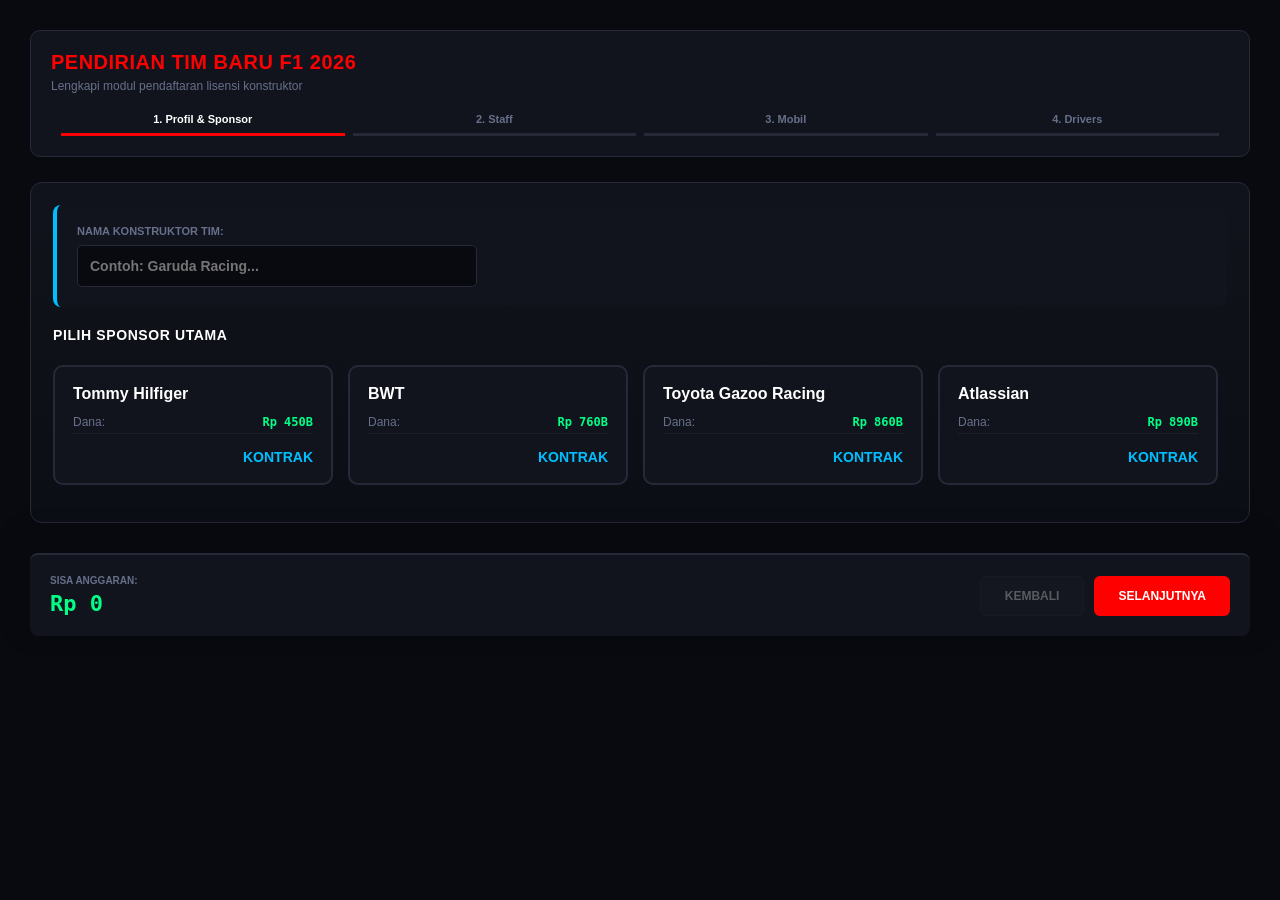
<file: index.html>
<!DOCTYPE html>
<html lang="id">
  <head>
    <meta charset="UTF-8" />
    <meta name="viewport" content="width=device-width, initial-scale=1.0" />
    <title>F1 Manager 2026 - Premium Edition</title>
    <meta name="description" content="F1 Manager 2026 - Build your team, manage strategy, and dominate the championship." />
    <link rel="stylesheet" href="css/style.css" />
    <link href="https://fonts.googleapis.com/css2?family=Inter:wght@300;400;500;600;700;800;900&display=swap" rel="stylesheet" />
  </head>
  <body>
    <!-- Top HUD Bar -->
    <header id="main-header" class="hidden">
      <div class="header-brand">
        <span class="f1-logo">F1</span>
        <h1>MANAGER 2026</h1>
      </div>
      <div id="top-bar">
        <div class="hud-item">
          <span class="hud-label">TIM</span>
          <span id="top-team-name" class="hud-value">-</span>
        </div>
        <div class="hud-item">
          <span class="hud-label">ANGGARAN</span>
          <span class="hud-value neon-blue">Rp <span id="top-budget">0</span></span>
        </div>
        <button class="btn-reset-save" onclick="Main.deleteSaveState()">🗑️ Reset</button>
      </div>
    </header>

    <!-- Sidebar Navigation -->
    <div class="app-layout">
      <nav id="main-nav" class="hidden">
        <button id="btn-nav-toggle" class="nav-toggle" onclick="UI.toggleSidebar()">☰</button>
        <button onclick="UI.showScreen('hq')" class="nav-item active" id="nav-hq">
          <span class="nav-icon">🏢</span><span class="nav-label">HQ</span>
        </button>
        <button onclick="UI.showScreen('calendar')" class="nav-item" id="nav-calendar">
          <span class="nav-icon">📅</span><span class="nav-label">CALENDAR</span>
        </button>
        <button onclick="UI.showScreen('standings')" class="nav-item" id="nav-standings">
          <span class="nav-icon">🏆</span><span class="nav-label">STANDINGS</span>
        </button>
        <button onclick="UI.showScreen('rnd')" class="nav-item" id="nav-rnd">
          <span class="nav-icon">🧪</span><span class="nav-label">R&D</span>
        </button>
        <button onclick="UI.showScreen('race-weekend')" class="nav-item special-race" id="nav-race">
          <span class="nav-icon">🏁</span><span class="nav-label">RACE</span>
        </button>
      </nav>

      <main id="game-container">
        <!-- Loading Screen -->
        <section id="screen-loading" class="screen">
          <div class="loader-box">
            <div class="f1-spin"></div>
            <h2>SYNCHRONIZING REGS 2026...</h2>
            <p>Memuat database regulasi mesin baru dan aerodinamika...</p>
          </div>
        </section>

        <!-- Create Team Wizard -->
        <section id="screen-new-career" class="screen hidden">
          <div class="wizard-header">
            <h2>PENDIRIAN TIM BARU F1 2026</h2>
            <p>Lengkapi modul pendaftaran lisensi konstruktor</p>
            <div class="wizard-progress-bar">
              <div class="wiz-dot active" data-step="1"><span>1. Profil & Sponsor</span></div>
              <div class="wiz-dot" data-step="2"><span>2. Staff</span></div>
              <div class="wiz-dot" data-step="3"><span>3. Mobil</span></div>
              <div class="wiz-dot" data-step="4"><span>4. Drivers</span></div>
            </div>
          </div>

          <div id="wizard-container">
            <div class="wizard-step" id="step-1">
              <div class="wizard-input-group">
                <label>NAMA KONSTRUKTOR TIM:</label>
                <input type="text" id="input-team-name" placeholder="Contoh: Garuda Racing..." autocomplete="off" />
              </div>
              <h3>PILIH SPONSOR UTAMA</h3>
              <div class="horizontal-scroll" id="container-sponsor"></div>
            </div>
            <div class="wizard-step hidden" id="step-2">
              <h3>REKRUT TEAM PRINCIPAL</h3>
              <div class="horizontal-scroll" id="container-team-chief"></div>
              <h3 style="margin-top:20px">REKRUT TECHNICAL DIRECTOR</h3>
              <div class="horizontal-scroll" id="container-tech-chief"></div>
            </div>
            <div class="wizard-step hidden" id="step-3">
              <h3>KONTRAK POWER UNIT (V6 Turbo 2026)</h3>
              <div class="horizontal-scroll" id="container-pu"></div>
              <h3 style="margin-top:20px">PILIH CHASSIS</h3>
              <div class="horizontal-scroll" id="container-chassis"></div>
            </div>
            <div class="wizard-step hidden" id="step-4">
              <h3>REKRUT DRIVER LINEUP (Pilih 2 Pembalap)</h3>
              <p style="color:var(--text-muted); font-size:12px; margin-bottom:15px">Klik untuk memilih Driver 1, klik lagi untuk Driver 2.</p>
              <div class="horizontal-scroll" id="container-drivers"></div>
            </div>
          </div>

          <div class="wizard-footer-panel">
            <div class="live-budget-hud">
              <span class="label">SISA ANGGARAN:</span>
              <span id="preview-budget-text" class="value text-neon-green">Rp 0</span>
            </div>
            <div class="wizard-nav-buttons">
              <button id="btn-wizard-prev" onclick="UI.moveWizard(-1)" disabled>KEMBALI</button>
              <button id="btn-wizard-next" onclick="UI.moveWizard(1)">SELANJUTNYA</button>
              <button id="btn-wizard-submit" onclick="Main.finalizeCareer(event)" class="btn-submit-gold hidden">🚀 LUNCURKAN TIM</button>
            </div>
          </div>
        </section>

        <!-- HQ Screen -->
        <section id="screen-hq" class="screen hidden">
          <div class="hq-banner">
            <h1>TEAM HEADQUARTERS</h1>
            <p>Kelola tim, staff, dan aset untuk mendominasi musim 2026!</p>
          </div>
          <div class="hq-content-grid">
            <div class="hq-section card">
              <div class="card-header-f1">INFORMASI TIM</div>
              <div class="hq-info-row"><span class="muted-label">Konstruktor:</span><strong id="hq-team" class="text-neon-blue"></strong></div>
              <div class="hq-info-row"><span class="muted-label">Sponsor:</span><span id="hq-sponsor"></span></div>
            </div>
            <div class="hq-section card">
              <div class="card-header-f1">MANAGEMENT</div>
              <div class="hq-info-row"><span class="muted-label">Team Principal:</span><span id="hq-tchief"></span></div>
              <div class="hq-info-row"><span class="muted-label">Tech Director:</span><span id="hq-tech"></span></div>
            </div>
            <div class="hq-section card">
              <div class="card-header-f1">ASET</div>
              <div class="hq-info-row"><span class="muted-label">Power Unit:</span><span id="hq-pu"></span></div>
              <div class="hq-info-row"><span class="muted-label">Chassis:</span><span id="hq-chassis"></span></div>
            </div>
            <div class="hq-section card">
              <div class="card-header-f1">DRIVER LINEUP</div>
              <div class="hq-info-row"><span class="muted-label">Driver 1:</span><strong id="hq-drv1" style="color:var(--f1-neon)"></strong></div>
              <div class="hq-info-row"><span class="muted-label">Driver 2:</span><strong id="hq-drv2" style="color:var(--f1-neon)"></strong></div>
            </div>
            <div class="hq-section card">
              <div class="card-header-f1">SEASON PROGRESS</div>
              <div class="hq-info-row"><span class="muted-label">Next Round:</span><strong id="hq-next-round" style="color:var(--f1-neon)"></strong></div>
              <div class="hq-info-row"><span class="muted-label">Completed:</span><span id="hq-completed-rounds"></span></div>
              <div class="hq-info-row"><span class="muted-label">Points:</span><span id="hq-driver-points"></span></div>
            </div>
          </div>
        </section>

        <!-- Calendar Screen -->
        <section id="screen-calendar" class="screen hidden">
          <h2>📅 KALENDER BALAPAN 2026</h2>
          <div id="calendar-list"></div>
        </section>

        <!-- Standings Screen -->
        <section id="screen-standings" class="screen hidden">
          <h2>🏆 CHAMPIONSHIP STANDINGS</h2>
          <div id="standings-content"></div>
        </section>

        <!-- R&D Screen -->
        <section id="screen-rnd" class="screen hidden">
          <h2>🧪 RESEARCH & DEVELOPMENT</h2>
          <div id="rnd-content"></div>
        </section>

        <!-- Race Weekend Screen -->
        <section id="screen-race-weekend" class="screen hidden">
          <div class="race-weekend-hero">
            <div>
              <span class="race-kicker">F1 2026 RACE CONTROL</span>
              <h2 id="race-title">RACE TITLE</h2>
            </div>
          </div>

          <div id="sim-area" class="race-sim-layout hidden">
            <div id="live-standings" class="panel"></div>
            <div class="canvas-telemetry-container">
              <div id="live-race-hud" class="hidden">
                <span id="hud-session-mode">SESSION</span> | LAP
                <span id="hud-lap">1</span> / <span id="hud-total-laps">50</span> |
                <span id="hud-weather">Cerah</span>
              </div>
              <canvas id="race-canvas" width="900" height="550"></canvas>
              <div id="race-commentary" class="race-commentary">Race Control: menunggu sesi dimulai...</div>
              <div class="telemetry-dashboard">
                <div class="telemetry-item"><span class="telemetry-label">Lap</span><strong id="telemetry-lap">1 / 50</strong></div>
                <div class="telemetry-item"><span class="telemetry-label">Sector</span><strong id="telemetry-sector">S1</strong></div>
                <div class="telemetry-item"><span class="telemetry-label">Zone</span><strong id="telemetry-zone">Main Straight</strong></div>
                <div class="telemetry-item"><span class="telemetry-label">ERS</span><strong id="telemetry-ers">100%</strong></div>
                <div class="telemetry-item"><span class="telemetry-label">Speed</span><strong id="telemetry-speed">0 km/h</strong></div>
              </div>
              <div id="strategy-under-track" class="strategy-under-track"></div>
            </div>
            <div class="controls-column" style="display:flex; flex-direction:column; gap:15px">
              <div class="player-controls panel compact-controls">
                <div class="control-group">
                  <label>SIM SPEED</label>
                  <div class="speed-options">
                    <button class="btn-speed btn-active" onclick="Engine.setSimSpeed(1, this)">1x</button>
                    <button class="btn-speed" onclick="Engine.setSimSpeed(2, this)">2x</button>
                    <button class="btn-speed" onclick="Engine.setSimSpeed(4, this)">4x</button>
                    <button class="btn-speed" onclick="Engine.setSimSpeed(8, this)">8x</button>
                    <button class="btn-speed" onclick="Engine.setSimSpeed(16, this)">16x</button>
                  </div>
                </div>
                <button id="btn-play" onclick="Engine.toggleSim()" class="btn-active">PAUSE</button>
              </div>
              <div id="session-next-action-container"></div>
            </div>
          </div>

          <div id="session-results" class="hidden">
            <h3 id="result-title">Session Results</h3>
            <div id="result-table"></div>
          </div>
        </section>
      </main>
    </div>

    <!-- Scripts -->
    <script src="js/data.js"></script>
    <script src="js/utils.js"></script>
    <script src="js/track_layouts.js"></script>
    <script src="js/weather.js"></script>
    <script src="js/finance.js"></script>
    <script src="js/engine.js"></script>
    <script src="js/ui.js"></script>
    <script src="js/main.js"></script>

    <!-- Race Detail Modal -->
    <div id="race-detail-modal" class="modal hidden">
      <div class="modal-content">
        <button class="close-button" onclick="UI.hideRaceDetailsModal()">✕</button>
        <h3 id="modal-grand-prix-name"></h3>
        <p id="modal-circuit-name"></p>
        <p id="modal-date-range"></p>
        <div class="modal-body-split">
          <div id="modal-sessions-list"></div>
          <div id="modal-history-list"></div>
        </div>
      </div>
    </div>
  </body>
</html>
</file>
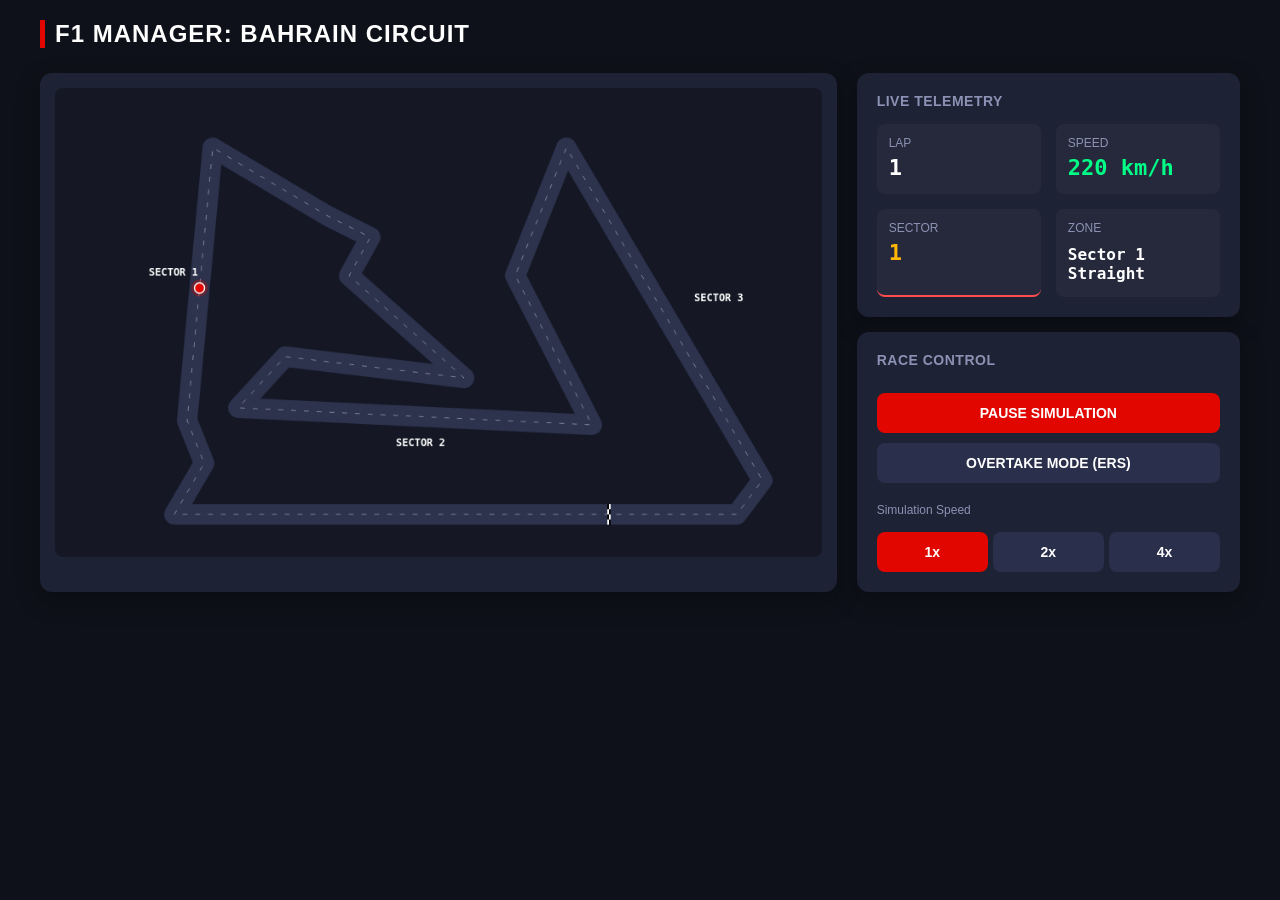
<file: tracks/bahrain/index.html>
<!DOCTYPE html>
<html lang="id">
<head>
    <meta charset="UTF-8">
    <meta name="viewport" content="width=device-width, initial-scale=1.0">
    <title>F1 Manager - Bahrain Circuit Simulation</title>
    <style>
        :root {
            --bg-color: #0f111a;
            --panel-bg: #1e2235;
            --f1-red: #e10600;
            --f1-neon: #00ff87;
            --text-color: #ffffff;
            --text-muted: #8b92b3;
        }

        body {
            margin: 0;
            padding: 20px;
            background-color: var(--bg-color);
            font-family: 'Segoe UI', Tahoma, Geneva, Verdana, sans-serif;
            color: var(--text-color);
            display: flex;
            flex-direction: column;
            align-items: center;
        }

        h1 {
            margin: 0 0 10px 0;
            font-size: 24px;
            letter-spacing: 1px;
            color: var(--text-color);
            border-left: 5px solid var(--f1-red);
            padding-left: 10px;
        }

        .container {
            display: flex;
            gap: 20px;
            max-width: 1200px;
            width: 100%;
        }

        .canvas-container {
            position: relative;
            background-color: var(--panel-bg);
            border-radius: 12px;
            padding: 15px;
            box-shadow: 0 8px 24px rgba(0,0,0,0.3);
            flex: 2;
        }

        canvas {
            display: block;
            background-color: #151824;
            border-radius: 8px;
            width: 100%;
            height: auto;
        }

        .dashboard {
            flex: 1;
            display: flex;
            flex-direction: column;
            gap: 15px;
        }

        .panel {
            background-color: var(--panel-bg);
            border-radius: 12px;
            padding: 20px;
            box-shadow: 0 8px 24px rgba(0,0,0,0.3);
        }

        .panel-title {
            font-size: 14px;
            text-transform: uppercase;
            color: var(--text-muted);
            margin-bottom: 15px;
            font-weight: bold;
            letter-spacing: 0.5px;
        }

        .telemetry-grid {
            display: grid;
            grid-template-columns: repeat(2, 1fr);
            gap: 15px;
        }

        .telemetry-item {
            background: rgba(255,255,255,0.03);
            padding: 12px;
            border-radius: 8px;
            border-bottom: 2px solid transparent;
        }

        .telemetry-item.active-sector {
            border-bottom-color: var(--f1-neon);
        }

        .label {
            font-size: 12px;
            color: var(--text-muted);
            margin-bottom: 5px;
        }

        .value {
            font-size: 22px;
            font-weight: bold;
            font-family: monospace;
        }

        .value.speed { color: var(--f1-neon); }
        .value.lap { color: var(--text-color); }

        .controls {
            display: flex;
            flex-direction: column;
            gap: 10px;
        }

        button {
            background-color: #2a2f4c;
            color: white;
            border: none;
            padding: 12px 20px;
            border-radius: 8px;
            font-size: 14px;
            font-weight: bold;
            cursor: pointer;
            transition: all 0.2s ease;
        }

        button:hover {
            background-color: #373e65;
        }

        button.btn-active {
            background-color: var(--f1-red);
        }

        button#btn-ers.active {
            background-color: #00ff87;
            color: #000;
            box-shadow: 0 0 12px rgba(0, 255, 135, 0.4);
        }

        .speed-options {
            display: grid;
            grid-template-columns: repeat(3, 1fr);
            gap: 5px;
        }
    </style>
</head>
<body>

    <div style="width: 100%; max-width: 1200px; margin-bottom: 15px;">
        <h1>F1 MANAGER: BAHRAIN CIRCUIT</h1>
    </div>

    <div class="container">
        <div class="canvas-container">
            <canvas id="trackCanvas" width="900" height="550"></canvas>
        </div>

        <div class="dashboard">
            <div class="panel">
                <div class="panel-title">Live Telemetry</div>
                <div class="telemetry-grid">
                    <div class="telemetry-item">
                        <div class="label">LAP</div>
                        <div id="telemetry-lap" class="value lap">1</div>
                    </div>
                    <div class="telemetry-item">
                        <div class="label">SPEED</div>
                        <div id="telemetry-speed" class="value speed">0 km/h</div>
                    </div>
                    <div class="telemetry-item" id="sector-panel">
                        <div class="label">SECTOR</div>
                        <div id="telemetry-sector" class="value" style="color: #ffb703;">1</div>
                    </div>
                    <div class="telemetry-item">
                        <div class="label">ZONE</div>
                        <div id="telemetry-zone" class="value" style="font-size: 16px; padding-top: 5px;">Main Straight</div>
                    </div>
                </div>
            </div>

            <div class="panel controls">
                <div class="panel-title">Race Control</div>
                <button id="btn-play" class="btn-active">PAUSE SIMULATION</button>
                <button id="btn-ers">OVERTAKE MODE (ERS)</button>
                
                <div class="label" style="margin-top: 10px;">Simulation Speed</div>
                <div class="speed-options">
                    <button class="btn-speed btn-active" data-speed="1">1x</button>
                    <button class="btn-speed" data-speed="2">2x</button>
                    <button class="btn-speed" data-speed="4">4x</button>
                </div>
            </div>
        </div>
    </div>

    <script>
        const canvas = document.getElementById('trackCanvas');
        const ctx = canvas.getContext('2d');

        // Status Aplikasi
        let isRunning = true;
        let simSpeed = 1;
        let ersActive = false;
        let currentLap = 1;
        let carProgress = 0; // Index posisi mobil pada lintasan array

        // Mendefinisikan Titik Kunci (Waypoints) Sirkuit Bahrain sesuai Gambar
        // Searah jarum jam dimulai dari garis Start/Finish di bagian bawah (menuju ke kiri)
        const keyPoints = [
            { x: 650, y: 500, type: 'straight', zone: 'Main Straight', sector: 3, targetSpeed: 310 }, // Start/Finish Line
            { x: 350, y: 500, type: 'straight', zone: 'Main Straight', sector: 3, targetSpeed: 330 },
            { x: 140, y: 500, type: 'corner', zone: 'Turn 1 (Hairpin)', sector: 1, targetSpeed: 85 },  // T1
            { x: 175, y: 440, type: 'corner', zone: 'Turn 2-3', sector: 1, targetSpeed: 140 },          // T2
            { x: 155, y: 390, type: 'straight', zone: 'Sector 1 Straight', sector: 1, targetSpeed: 290 },// T3 keluar
            { x: 185, y: 70,  type: 'corner', zone: 'Turn 4', sector: 1, targetSpeed: 110 },           // T4
            { x: 320, y: 150, type: 'corner', zone: 'Turn 5-6', sector: 2, targetSpeed: 180 },         // T5
            { x: 370, y: 175, type: 'corner', zone: 'Turn 7', sector: 2, targetSpeed: 160 },           // T6-7
            { x: 345, y: 220, type: 'straight', zone: 'Downhill Straight', sector: 2, targetSpeed: 240 },
            { x: 480, y: 340, type: 'corner', zone: 'Turn 8 (Hairpin)', sector: 2, targetSpeed: 90 },  // T8
            { x: 270, y: 315, type: 'corner', zone: 'Turn 9', sector: 2, targetSpeed: 130 },           // T9
            { x: 215, y: 375, type: 'straight', zone: 'Sector 2 Straight', sector: 2, targetSpeed: 290 },// T10
            { x: 630, y: 395, type: 'corner', zone: 'Turn 11', sector: 2, targetSpeed: 170 },          // T11
            { x: 540, y: 220, type: 'corner', zone: 'Turn 12', sector: 3, targetSpeed: 210 },          // T12
            { x: 600, y: 70,  type: 'corner', zone: 'Turn 13', sector: 3, targetSpeed: 140 },          // T13
            { x: 830, y: 460, type: 'corner', zone: 'Turn 14', sector: 3, targetSpeed: 120 },          // T14
            { x: 800, y: 500, type: 'straight', zone: 'Main Straight', sector: 3, targetSpeed: 260 }   // T15
        ];

        // Generate lintasan yang halus (Interpolasi antar titik kunci)
        let trackPoints = [];
        function generateSmoothTrack() {
            for (let i = 0; i < keyPoints.length; i++) {
                let p1 = keyPoints[i];
                let p2 = keyPoints[(i + 1) % keyPoints.length];
                
                // Berapa banyak sub-titik per segmen agar pergerakan halus
                let steps = p1.type === 'corner' ? 40 : 70; 
                
                for (let s = 0; s < steps; s++) {
                    let t = s / steps;
                    // Linear Interpolation untuk koordinat dan target kecepatan
                    let x = p1.x + (p2.x - p1.x) * t;
                    let y = p1.y + (p2.y - p1.y) * t;
                    let speed = p1.targetSpeed + (p2.targetSpeed - p1.targetSpeed) * t;
                    
                    trackPoints.push({
                        x: x,
                        y: y,
                        speed: speed,
                        zone: p1.zone,
                        sector: p1.sector
                    });
                }
            }
        }
        generateSmoothTrack();

        // Object Mobil F1
        const car = {
            x: trackPoints[0].x,
            y: trackPoints[0].y,
            currentSpeed: 0,
            color: varColor('--f1-red')
        };

        function varColor(varName) {
            return getComputedStyle(document.documentElement).getPropertyValue(varName).trim();
        }

        // Fungsi Menggambar Layout Sirkuit Utama
        function drawTrack() {
            // Gambar Aspal Utama (Abu-abu Gelap)
            ctx.beginPath();
            ctx.lineWidth = 24;
            ctx.strokeStyle = '#2d324d';
            ctx.lineCap = 'round';
            ctx.lineJoin = 'round';
            ctx.moveTo(keyPoints[0].x, keyPoints[0].y);
            for (let i = 1; i < keyPoints.length; i++) {
                ctx.lineTo(keyPoints[i].x, keyPoints[i].y);
            }
            ctx.closePath();
            ctx.stroke();

            // Gambar Garis Tengah Putih Lintasan
            ctx.beginPath();
            ctx.lineWidth = 1;
            ctx.strokeStyle = 'rgba(255,255,255,0.4)';
            ctx.setLineDash([5, 10]);
            ctx.moveTo(keyPoints[0].x, keyPoints[0].y);
            for (let i = 1; i < keyPoints.length; i++) {
                ctx.lineTo(keyPoints[i].x, keyPoints[i].y);
            }
            ctx.closePath();
            ctx.stroke();
            ctx.setLineDash([]); // Reset line dash

            // Gambar Garis Start / Finish (Kotak-Kotak Hitam Putih)
            ctx.save();
            ctx.translate(650, 500);
            ctx.fillStyle = '#fff';
            ctx.fillRect(-2, -12, 4, 24);
            ctx.fillStyle = '#000';
            ctx.fillRect(-2, -12, 2, 6);
            ctx.fillRect(0, -6, 2, 6);
            ctx.fillRect(-2, 0, 2, 6);
            ctx.fillRect(0, 6, 2, 6);
            ctx.restore();

            // Tanda Nomor Tikungan / Sektor secara Visual
            ctx.fillStyle = '#fff';
            ctx.font = 'bold 12px monospace';
            ctx.fillText("SECTOR 1", 110, 220);
            ctx.fillText("SECTOR 2", 400, 420);
            ctx.fillText("SECTOR 3", 750, 250);
        }

        // Fungsi Menggambar Mobil
        function drawCar(x, y, sector) {
            // Efek aura/glow mobil
            ctx.beginPath();
            ctx.arc(x, y, 10, 0, Math.PI * 2);
            ctx.fillStyle = ersActive ? 'rgba(0, 255, 135, 0.3)' : 'rgba(225, 6, 0, 0.3)';
            ctx.fill();

            // Inti Bodi Mobil
            ctx.beginPath();
            ctx.arc(x, y, 6, 0, Math.PI * 2);
            ctx.fillStyle = ersActive ? '#00ff87' : '#e10600';
            ctx.strokeStyle = '#ffffff';
            ctx.lineWidth = 1.5;
            ctx.fill();
            ctx.stroke();
        }

        // Loop Update Logic & Animasi
        function updateSimulation() {
            if (!isRunning) return;

            // Jalankan perulangan ekstra sesuai kelipatan kecepatan simulasi (1x, 2x, 4x)
            for (let step = 0; step < simSpeed; step++) {
                let currentPoint = trackPoints[carProgress];
                
                // Kalkulasi kecepatan sesaat berdasarkan karakteristik trek + ERS
                let baseSpeed = currentPoint.speed;
                if (ersActive && currentPoint.zone.includes("Straight")) {
                    baseSpeed += 35; // Tambahan top speed saat tombol DRS/ERS aktif di trek lurus
                }
                
                // Efek akselerasi dan deselerasi halus
                car.currentSpeed += (baseSpeed - car.currentSpeed) * 0.1;

                // Logika langkah mobil pada array trackPoints berdasarkan kecepatan nyata km/jam
                // Semakin cepat mobil, semakin banyak indeks titik yang diloncati per frame
                let stepMove = Math.max(1, Math.round(car.currentSpeed / 45));
                carProgress += stepMove;

                // Cek jika mobil melewati garis finish (kembali ke awal sirkuit)
                if (carProgress >= trackPoints.length) {
                    carProgress = 0;
                    currentLap++;
                    document.getElementById('telemetry-lap').innerText = currentLap;
                }
            }

            // Dapatkan info posisi riil mobil sekarang setelah diupdate
            let activePoint = trackPoints[carProgress];
            car.x = activePoint.x;
            car.y = activePoint.y;

            // Update Tampilan Informasi Telemetri ke UI
            document.getElementById('telemetry-speed').innerText = `${Math.round(car.currentSpeed)} km/h`;
            document.getElementById('telemetry-sector').innerText = activePoint.sector;
            document.getElementById('telemetry-zone').innerText = activePoint.zone;

            // Ubah indikator warna sektor aktif
            const sectorPanel = document.getElementById('sector-panel');
            if(activePoint.sector === 1) sectorPanel.style.borderBottomColor = '#ff4d4d';
            else if(activePoint.sector === 2) sectorPanel.style.borderBottomColor = '#ffb703';
            else sectorPanel.style.borderBottomColor = '#00ff87';
        }

        function gameLoop() {
            // Clear canvas untuk frame baru
            ctx.clearRect(0, 0, canvas.width, canvas.height);
            
            // Draw sirkuit dan mobil
            drawTrack();
            drawCar(car.x, car.y, trackPoints[carProgress].sector);
            
            // Update posisi logis
            updateSimulation();

            requestAnimationFrame(gameLoop);
        }

        // --- Event Listener Kontrol Dashboard ---
        
        // Play / Pause
        const btnPlay = document.getElementById('btn-play');
        btnPlay.addEventListener('click', () => {
            isRunning = !isRunning;
            if (isRunning) {
                btnPlay.innerText = "PAUSE SIMULATION";
                btnPlay.classList.add('btn-active');
            } else {
                btnPlay.innerText = "RESUME SIMULATION";
                btnPlay.classList.remove('btn-active');
            }
        });

        // Overtake / ERS Mode
        const btnErs = document.getElementById('btn-ers');
        btnErs.addEventListener('click', () => {
            ersActive = !ersActive;
            if (ersActive) {
                btnErs.classList.add('active');
                btnErs.innerText = "ERS MODE: ATTACK";
            } else {
                btnErs.classList.remove('active');
                btnErs.innerText = "OVERTAKE MODE (ERS)";
            }
        });

        // Pengatur Kecepatan Waktu Simulasi
        const speedButtons = document.querySelectorAll('.btn-speed');
        speedButtons.forEach(btn => {
            btn.addEventListener('click', (e) => {
                speedButtons.forEach(b => b.classList.remove('btn-active'));
                e.target.classList.add('btn-active');
                simSpeed = parseInt(e.target.getAttribute('data-speed'));
            });
        });

        // Memulai Jalannya Simulasi Pertama Kali
        gameLoop();
    </script>
</body>
</html>
</file>
<file: css/style.css>
:root {
  --bg-main: #090a0f;
  --bg-panel: #12141d;
  --bg-card: #191b27;
  --bg-card-selected: #1e2538;
  --f1-red: #ff0000;
  --f1-neon: #00ff87;
  --neon-blue: #00bfff;
  --text-white: #ffffff;
  --text-muted: #67708b;
  --border-dark: #262938;
}
/* 1. KUNCI LAYAR KE 100% VIEWPORT (ANTI BOCOR) */
html,
body {
  margin: 0;
  padding: 0;
  width: 100vw;
  height: 100vh;
  overflow: hidden; /* Matikan scroll utama browser */
  background-color: var(--bg-main);
  color: var(--text-white);
  font-family: "Titillium Web", "Segoe UI", Roboto, sans-serif;
}
/* 2. HEADER FIXED HEIGHT (Misal 70px) */
#main-header {
  background-color: var(--bg-panel);
  border-bottom: 2px solid var(--border-dark);
  height: 70px;
  padding: 0 25px;
  display: flex;
  justify-content: space-between;
  align-items: center;
  box-sizing: border-box;
}
.header-brand {
  display: flex;
  align-items: center;
  gap: 15px;
}
.f1-logo {
  background-color: var(--f1-red);
  font-weight: 900;
  padding: 4px 8px;
  font-style: italic;
  border-radius: 3px;
  letter-spacing: -1px;
}
#main-header h1 {
  font-size: 18px;
  margin: 0;
  letter-spacing: 1px;
}
#top-bar {
  display: flex;
  gap: 30px;
  align-items: center;
}
.hud-item {
  display: flex;
  flex-direction: column;
}
.hud-label {
  font-size: 10px;
  color: var(--text-muted);
  font-weight: bold;
}
.hud-value {
  font-size: 15px;
  font-weight: bold;
  font-family: monospace;
}
.neon-blue {
  color: var(--neon-blue);
}
/* 3. LAYOUT APLIKASI (SIDEBAR KIRI & KONTEN KANAN) */
.app-layout {
  display: flex;
  height: calc(100vh - 70px); /* Sisa tinggi layar setelah dikurangi Header */
  width: 100vw;
}
/* Sidebar Navigasi */
nav#main-nav {
  width: 260px;
  flex-shrink: 0; /* Cegah sidebar mengecil */
  height: 100%;
  background-color: var(--bg-panel);
  border-right: 2px solid var(--border-dark);
  padding: 20px 10px;
  display: flex;
  flex-direction: column;
  gap: 8px;
  overflow-y: auto; /* Bisa scroll sidebar jika layar pendek */
  transition: width 0.3s ease;
  position: relative;
}
nav#main-nav.collapsed {
  width: 60px;
}
nav#main-nav.collapsed .nav-label {
  display: none;
}
nav#main-nav.collapsed .nav-item {
  text-align: center;
  padding: 14px 0;
}
nav#main-nav.collapsed .nav-icon {
  margin: 0;
  font-size: 16px;
}
.nav-toggle {
  background: none;
  border: none;
  color: var(--text-muted);
  font-size: 16px;
  cursor: pointer;
  text-align: right;
  padding: 5px 10px;
  margin-bottom: 10px;
}
nav#main-nav.collapsed .nav-toggle {
  text-align: center;
}
.nav-item {
  background: none;
  border: none;
  color: var(--text-muted);
  padding: 14px 18px;
  text-align: left;
  font-size: 12px;
  font-weight: bold;
  cursor: pointer;
  border-radius: 6px;
  transition: 0.2s;
}
.nav-item:hover,
.nav-item.active {
  background-color: var(--bg-card);
  color: var(--text-white);
  border-left: 4px solid var(--f1-red);
}
.special-race {
  background: linear-gradient(90deg, rgba(255, 0, 0, 0.15), transparent);
  border: 1px solid rgba(255, 0, 0, 0.3);
  color: var(--text-white);
}
.special-race:hover {
  background: var(--f1-red);
}
/* Kontainer Layar Utama (Hanya bagian ini yang scroll ke bawah) */
main#game-container {
  flex: 1; /* Mengisi sisa lebar layar (100% - 260px) */
  height: 100%;
  padding: 30px;
  background-color: var(--bg-main);
  overflow-y: auto; /* Aktifkan scroll vertikal konten */
  overflow-x: hidden; /* Matikan scroll horizontal bocor */
  box-sizing: border-box;
}

body:has(#screen-loading:not(.hidden)),
body:has(#screen-new-career:not(.hidden)) {
  overflow: auto;
}

body:has(#screen-loading:not(.hidden)) .app-layout,
body:has(#screen-new-career:not(.hidden)) .app-layout {
  height: 100vh;
}

body:has(#screen-loading:not(.hidden)) main#game-container,
body:has(#screen-new-career:not(.hidden)) main#game-container {
  min-height: 100vh;
}

#screen-new-career {
  max-width: 1320px;
  margin: 0 auto;
}

#screen-new-career h3 {
  margin: 0 0 12px;
  color: var(--text-white);
  font-size: 14px;
  letter-spacing: 0.6px;
}

#wizard-container {
  display: block;
}

.wizard-step {
  background: linear-gradient(180deg, rgba(18, 20, 29, 0.94), rgba(12, 14, 21, 0.94));
  border: 1px solid var(--border-dark);
  border-radius: 12px;
  padding: 22px;
  box-sizing: border-box;
}
.screen {
  animation: fadeIn 0.4s ease-in-out;
  max-width: 100%;
}
.hidden {
  display: none !important;
}
/* 4. TATA LETAK WIZARD UI */
.wizard-header {
  background-color: var(--bg-panel);
  padding: 20px;
  border-radius: 10px;
  border: 1px solid var(--border-dark);
  margin-bottom: 25px;
}
.wizard-header h2 {
  margin: 0 0 5px 0;
  font-size: 20px;
  color: var(--f1-red);
  letter-spacing: 0.5px;
}
.wizard-header p {
  margin: 0 0 20px 0;
  color: var(--text-muted);
  font-size: 12px;
}
.wizard-progress-bar {
  display: flex;
  justify-content: space-between;
  position: relative;
  padding: 0 10px;
  gap: 8px;
}
.wiz-dot {
  font-size: 11px;
  font-weight: bold;
  color: var(--text-muted);
  padding-bottom: 8px;
  border-bottom: 3px solid var(--border-dark);
  flex: 1;
  text-align: center;
  min-width: 0;
}
.wiz-dot span {
  display: block;
  overflow: hidden;
  text-overflow: ellipsis;
  white-space: nowrap;
}
.wiz-dot.active {
  color: var(--text-white);
  border-bottom-color: var(--f1-red);
}
.wizard-input-group {
  background: var(--bg-panel);
  padding: 20px;
  border-radius: 8px;
  margin-bottom: 20px;
  border-left: 4px solid var(--neon-blue);
}
.wizard-input-group label {
  display: block;
  font-size: 11px;
  font-weight: bold;
  color: var(--text-muted);
  margin-bottom: 8px;
}
.wizard-input-group input {
  width: 100%;
  max-width: 400px;
  background-color: var(--bg-main);
  border: 1px solid var(--border-dark);
  padding: 12px;
  border-radius: 5px;
  color: white;
  font-size: 14px;
  font-weight: bold;
  box-sizing: border-box;
}
.wizard-input-group input:focus {
  border-color: var(--neon-blue);
  outline: none;
}
/* Horizontal Card Scroll Layout yang Dikunci Lebarnya */
.horizontal-scroll {
  display: flex;
  gap: 15px;
  overflow-x: auto;
  padding: 10px 5px 20px 5px;
  scroll-snap-type: x mandatory;
  max-width: 100%; /* Cegah kontainer scroll merusak viewport */
  overscroll-behavior-inline: contain;
}
.horizontal-scroll::-webkit-scrollbar {
  height: 8px;
}
.horizontal-scroll::-webkit-scrollbar-track {
  background: var(--bg-main);
  border-radius: 4px;
}
.horizontal-scroll::-webkit-scrollbar-thumb {
  background: var(--border-dark);
  border-radius: 4px;
}
.horizontal-scroll::-webkit-scrollbar-thumb:hover {
  background: var(--text-muted);
}
/* F1 Manager Premium Selection Card */
.selection-card {
  flex: 0 0 280px;
  background-color: var(--bg-panel);
  border: 2px solid var(--border-dark);
  border-radius: 10px;
  padding: 18px;
  cursor: pointer;
  transition: all 0.25s ease;
  scroll-snap-align: start;
  position: relative;
  overflow: hidden;
  box-sizing: border-box;
}
.selection-card:hover:not(.unaffordable-card) {
  border-color: var(--text-muted);
  transform: translateY(-3px);
}
.selection-card.selected {
  border-color: var(--f1-neon);
  background-color: var(--bg-card-selected);
  box-shadow: 0 0 15px rgba(0, 255, 135, 0.15);
}

.selection-card.unaffordable-card {
  /* Soften appearance, but still clickable */
  opacity: 0.6;
  border-color: var(--border-dark);
}

.selection-card.unaffordable-card .card-title,
.selection-card.unaffordable-card .card-stat-label,
.selection-card.unaffordable-card .card-stat-value {
  color: var(--text-muted);
}

.selection-card.unaffordable-card .card-price {
  color: var(--f1-red) !important; /* Override with red for unaffordable price */
}

.card-title {
  font-size: 16px;
  font-weight: bold;
  margin-bottom: 12px;
  color: var(--text-white);
  padding-right: 72px;
}
.card-stat-row {
  display: flex;
  justify-content: space-between;
  font-size: 12px;
  margin-bottom: 6px;
  padding-bottom: 4px;
  border-bottom: 1px solid rgba(255, 255, 255, 0.05);
}
.card-stat-label {
  color: var(--text-muted);
}
.card-stat-value {
  font-weight: bold;
  font-family: monospace;
  text-align: right;
}
.card-price {
  font-size: 14px;
  font-weight: bold;
  color: var(--neon-blue);
  margin-top: 15px;
  text-align: right;
}
.selected-badge {
  position: absolute;
  top: 0;
  right: 0;
  background-color: var(--f1-neon);
  color: #000;
  font-size: 9px;
  font-weight: 900;
  padding: 3px 10px;
  border-bottom-left-radius: 6px;
  display: none;
}
.selection-card.selected .selected-badge {
  display: block;
}
/* Wizard Footer Fixed Control */
.wizard-footer-panel {
  background-color: var(--bg-panel);
  border-top: 2px solid var(--border-dark);
  padding: 20px;
  display: flex;
  justify-content: space-between;
  align-items: center;
  border-radius: 8px;
  margin-top: 30px;
  flex-wrap: wrap;
  gap: 15px;
  position: sticky;
  bottom: 0;
  z-index: 5;
  box-shadow: 0 -12px 28px rgba(9, 10, 15, 0.72);
}
.live-budget-hud .label {
  font-size: 10px;
  color: var(--text-muted);
  font-weight: bold;
  display: block;
}
.live-budget-hud .value {
  font-size: 22px;
  font-weight: bold;
  font-family: monospace;
}
.text-neon-green {
  color: var(--f1-neon);
}
.wizard-nav-buttons {
  display: flex;
  gap: 10px;
  flex-wrap: wrap;
}
/* Global Button Styles */
button {
  background-color: var(--bg-card);
  color: white;
  border: 1px solid var(--border-dark);
  padding: 12px 24px;
  border-radius: 6px;
  font-size: 12px;
  font-weight: bold;
  cursor: pointer;
  transition: 0.2s;
}
button:hover:not(:disabled) {
  background-color: var(--border-dark);
}
button:disabled {
  opacity: 0.3;
  cursor: not-allowed;
}
#btn-wizard-next,
.btn-submit-gold {
  background-color: var(--f1-red);
  border: none;
  color: white;
}
#btn-wizard-next:hover {
  background-color: #cc0000;
}
.btn-submit-gold {
  background: linear-gradient(135deg, #ffd700, #b8860b);
  color: black;
}
.btn-submit-gold:hover {
  background: linear-gradient(135deg, #ffea00, #daa520);
}
.btn-reset-save {
  background-color: rgba(255, 0, 0, 0.1);
  border: 1px solid rgba(255, 0, 0, 0.3);
  color: var(--f1-red);
  padding: 6px 12px;
  font-size: 10px;
}
.btn-reset-save:hover {
  background-color: var(--f1-red);
  color: white;
}
/* HQ Cards */
.card {
  background: var(--bg-panel);
  border: 1px solid var(--border-dark);
  border-radius: 8px;
  padding: 20px;
  box-sizing: border-box;
}
.hq-card {
  display: flex;
  flex-direction: column;
  gap: 5px;
}

.hq-banner {
  background: linear-gradient(90deg, #ff000030, transparent);
  border-left: 5px solid var(--f1-red);
  padding: 25px 30px;
  margin-bottom: 30px;
  border-radius: 8px;
}

.hq-banner h1 {
  font-size: 28px;
  color: var(--text-white);
  margin: 0 0 10px 0;
  letter-spacing: 1.5px;
}

.hq-banner p {
  font-size: 14px;
  color: var(--text-muted);
  margin: 0;
}

.hq-content-grid {
  display: grid;
  grid-template-columns: repeat(auto-fit, minmax(350px, 1fr));
  gap: 25px;
}

.hq-section {
  background-color: var(--bg-panel);
  border: 1px solid var(--border-dark);
  border-radius: 10px;
  padding: 25px;
}

.hq-info-row {
  display: flex;
  justify-content: space-between;
  align-items: center;
  padding: 10px 0;
  border-bottom: 1px dashed rgba(255, 255, 255, 0.05);
}

.hq-info-row:last-child {
  border-bottom: none;
}

.hq-info-row .muted-label {
  font-size: 14px;
  color: var(--text-muted);
  width: auto;
}

.hq-info-row strong, .hq-info-row span:not(.muted-label) {
  font-size: 15px;
  font-weight: bold;
  color: var(--text-white);
  text-align: right;
}

.card-header-f1 {
  border-left: 4px solid var(--f1-red);
  padding-left: 10px;
  font-weight: bold;
  font-size: 14px;
  margin-bottom: 15px;
  letter-spacing: 0.5px;
}
.race-weekend-hero {
  background: radial-gradient(circle at top right, rgba(255, 0, 0, 0.28), transparent 38%), linear-gradient(135deg, #151824, #090a0f);
  border: 1px solid var(--border-dark);
  border-left: 5px solid var(--f1-red);
  border-radius: 14px;
  padding: 24px 28px;
  margin-bottom: 18px;
}

.race-kicker {
  color: var(--f1-neon);
  font-size: 11px;
  font-weight: 900;
  letter-spacing: 1.8px;
}

.race-weekend-hero h2 {
  color: var(--text-white);
  font-size: 28px;
  margin: 8px 0 6px;
}

.race-weekend-hero p {
  color: var(--text-muted);
  margin: 0;
  font-size: 13px;
}

.race-controls {
  display: grid;
  grid-template-columns: repeat(3, minmax(0, 1fr));
  gap: 12px;
  margin-bottom: 18px;
}

.race-controls button {
  background: linear-gradient(180deg, #1d2030, #12141d);
  border: 1px solid var(--border-dark);
  min-height: 48px;
}

.race-controls button:hover {
  border-color: var(--f1-red);
  color: var(--f1-neon);
}

.race-session-setup {
  background: linear-gradient(180deg, rgba(18, 20, 29, 0.95), rgba(9, 10, 15, 0.95));
  border: 1px solid var(--border-dark);
  border-radius: 12px;
  padding: 18px;
  display: grid;
  gap: 14px;
}

.schedule-detail-grid {
  display: grid;
  grid-template-columns: repeat(3, minmax(0, 1fr));
  gap: 10px;
}

.schedule-detail-grid span {
  background: rgba(255, 255, 255, 0.04);
  border: 1px solid var(--border-dark);
  border-radius: 8px;
  padding: 10px;
  color: var(--text-muted);
  font-size: 12px;
}

.schedule-detail-grid strong {
  color: var(--text-white);
}

.weekend-reward-box {
  margin-top: 15px;
  background: rgba(0, 255, 135, 0.08);
  border: 1px solid rgba(0, 255, 135, 0.28);
  border-radius: 10px;
  padding: 14px;
  display: flex;
  align-items: center;
  justify-content: space-between;
  gap: 12px;
  flex-wrap: wrap;
}

.weekend-reward-box strong,
.weekend-reward-box span {
  color: var(--text-white);
  font-weight: bold;
}

.session-next-action {
  margin-top: 14px;
  display: flex;
  justify-content: stretch;
}

.session-next-action button {
  width: 100%;
  background-color: var(--f1-neon);
  color: black;
  font-size: 14px;
  font-weight: 900;
  padding: 12px 24px;
  border: 1px solid #000;
  box-shadow: 0 0 15px rgba(0, 255, 135, 0.4);
}
.session-next-action button:hover {
  background-color: #00e075;
}

.race-setup-label,
.race-setup-note {
  color: var(--text-muted);
  font-size: 12px;
  font-weight: bold;
}

.race-setup-input {
  background: var(--bg-main);
  border: 1px solid var(--border-dark);
  color: var(--text-white);
  border-radius: 6px;
  padding: 12px;
  max-width: 160px;
}

.race-status-grid {
  display: grid;
  grid-template-columns: repeat(4, minmax(0, 1fr));
  gap: 10px;
}

.race-status-grid span {
  background: rgba(255, 255, 255, 0.04);
  border: 1px solid var(--border-dark);
  border-radius: 8px;
  padding: 10px;
  color: var(--text-white);
  font-size: 12px;
  font-weight: bold;
}

/* Styles untuk Canvas Simulation Sesi Balapan */
.race-sim-layout {
  display: grid;
  grid-template-columns: minmax(230px, 0.7fr) minmax(520px, 1.8fr) minmax(180px, 0.45fr);
  gap: 12px;
  margin-top: 20px;
  align-items: start;
}

.canvas-telemetry-container {
  background: linear-gradient(180deg, #12141d, #0d0f17);
  border: 1px solid var(--border-dark);
  border-radius: 12px;
  padding: 15px;
  display: flex;
  flex-direction: column;
  gap: 15px;
  min-width: 0;
}

.strategy-under-track {
  display: grid;
  gap: 8px;
  position: relative;
  z-index: 10;
  pointer-events: auto;
}

.driver-strategy-row {
  display: grid;
  grid-template-columns: 46px repeat(3, minmax(74px, 1fr)) repeat(5, auto);
  gap: 6px;
  align-items: center;
  background: rgba(255, 255, 255, 0.04);
  border: 1px solid var(--border-dark);
  border-radius: 10px;
  padding: 8px;
  font-size: 11px;
}

.driver-strategy-row strong {
  color: var(--f1-neon);
}

.driver-strategy-row span {
  color: var(--text-muted);
  font-family: monospace;
}

.driver-strategy-row button {
  padding: 7px 9px;
  font-size: 10px;
}

canvas {
  display: block;
  background: radial-gradient(circle at center, #20263a, #10131d 66%);
  border-radius: 8px;
  width: 100%;
  height: auto;
  max-width: 100%;
  aspect-ratio: 16/9; /* Maintain aspect ratio for the circuit */
}

.telemetry-dashboard {
  display: grid;
  grid-template-columns: repeat(3, minmax(0, 1fr));
  gap: 10px;
}

.race-commentary {
  min-height: 24px;
  background: rgba(0, 0, 0, 0.68);
  border: 1px solid rgba(255, 255, 255, 0.08);
  border-radius: 8px;
  color: var(--text-white);
  font-size: 13px;
  font-weight: 700;
  text-align: center;
  padding: 10px 14px;
  letter-spacing: 0.2px;
}

.telemetry-item {
  background: rgba(0, 0, 0, 0.2);
  padding: 10px 12px;
  border-radius: 6px;
  font-size: 11px;
  color: var(--text-muted);
  text-transform: uppercase;
  font-weight: bold;
  border-left: 3px solid var(--border-dark);
}

.telemetry-label {
  display: block;
  color: var(--text-muted);
  font-size: 10px;
  margin-bottom: 4px;
}

.telemetry-item strong {
  color: var(--text-white);
  font-family: monospace;
  font-size: 14px;
}

.telemetry-item:nth-child(even) {
  border-left-color: var(--f1-red);
}

.telemetry-item span {
  color: var(--text-white);
  display: block;
  font-size: 14px;
  font-family: monospace;
  margin-top: 3px;
}

/* Live Standings */
#live-standings {
  padding: 15px;
  background: linear-gradient(180deg, #12141d, #0d0f17);
  border-radius: 12px;
  max-height: calc(100vh - 180px);
  overflow-y: auto;
  min-width: 0;
}

.standing-header {
  font-weight: bold;
  color: var(--text-muted);
  font-size: 10px;
  padding-bottom: 10px;
  border-bottom: 1px solid var(--border-dark);
  margin-bottom: 10px;
  display: grid;
  grid-template-columns: 30px 42px minmax(0, 1fr) 62px 42px;
  gap: 5px;
}

.standing-item {
  display: grid;
  grid-template-columns: 30px 42px minmax(0, 1fr) 62px 42px;
  gap: 5px;
  align-items: center;
  padding: 9px 5px;
  border-bottom: 1px solid rgba(255, 255, 255, 0.05);
  font-size: 12px;
}

.standing-item.player-standing {
  background: rgba(0, 255, 135, 0.08);
  border-left: 3px solid var(--f1-neon);
  border-radius: 6px;
  padding-left: 7px;
}

.standing-item:last-child {
  border-bottom: none;
}

.standing-pos {
  font-weight: bold;
  color: var(--f1-red);
}

.standing-code {
  font-weight: bold;
  color: var(--text-white);
  background-color: #333;
  padding: 2px 5px;
  border-radius: 3px;
  text-align: center;
}

.standing-name {
  color: var(--text-white);
  white-space: nowrap;
  overflow: hidden;
  text-overflow: ellipsis;
}

.standing-lap-time {
  font-family: monospace;
  color: var(--f1-neon);
  text-align: right;
}

.standing-tire-fuel {
  display: flex;
  gap: 3px;
}

.tire-icon, .fuel-icon {
  width: 12px;
  height: 12px;
  background-color: var(--text-muted);
  border-radius: 2px;
}

.tire-icon.high {
  background-color: var(--f1-neon);
}
.tire-icon.medium {
  background-color: var(--neon-blue);
}
.tire-icon.low {
  background-color: var(--f1-red);
}

.fuel-icon.high {
  background-color: var(--f1-neon);
}
.fuel-icon.medium {
  background-color: var(--neon-blue);
}
.fuel-icon.low {
  background-color: var(--f1-red);
}

/* Player Controls */
.player-controls {
  background: linear-gradient(180deg, #12141d, #0d0f17);
  border-radius: 12px;
  padding: 12px;
  display: flex;
  flex-direction: column;
  gap: 10px;
  position: sticky;
  top: 0;
  min-width: 0;
}

.compact-controls .panel-title,
.compact-controls label {
  font-size: 10px;
}

.compact-controls button {
  padding: 8px 10px;
}

.control-group label {
  display: block;
  font-size: 11px;
  color: var(--text-muted);
  margin-bottom: 8px;
  text-transform: uppercase;
  font-weight: bold;
}

.driver-strategy-card {
  border: 1px solid var(--border-dark);
  border-radius: 10px;
  padding: 12px;
  background: rgba(255, 255, 255, 0.03);
  display: grid;
  gap: 10px;
}

.driver-strategy-card label {
  color: var(--f1-neon);
  font-size: 11px;
  font-weight: 900;
  letter-spacing: 0.8px;
}

.style-options, .speed-options {
  display: flex;
  gap: 10px;
}

.style-options {
  flex-direction: column;
}

.player-controls button {
  flex: 1;
  padding: 10px 15px;
  background-color: var(--bg-card);
  border: 1px solid var(--border-dark);
  color: var(--text-white);
  border-radius: 6px;
  cursor: pointer;
  transition: 0.2s;
}

.player-controls button:hover:not(:disabled) {
  background-color: var(--border-dark);
}

.player-controls button.btn-active {
  background-color: var(--f1-red);
  border-color: var(--f1-red);
  color: white;
  box-shadow: 0 0 8px rgba(255, 0, 0, 0.4);
}

@media (max-width: 1180px) {
  .race-sim-layout {
    grid-template-columns: 1fr;
  }

  .strategy-under-track {
    grid-column: 1;
  }

  .player-controls {
    position: static;
  }

  #live-standings {
    max-height: 360px;
  }
}

@media (max-width: 680px) {
  .race-controls,
  .telemetry-dashboard,
  .schedule-detail-grid,
  .race-status-grid {
    grid-template-columns: 1fr;
  }
}

button#btn-ers.active {
  background-color: var(--f1-neon);
  color: black;
  box-shadow: 0 0 12px rgba(0, 255, 135, 0.4);
  border-color: var(--f1-neon);
}

#live-race-hud {
  text-align: center;
  font-size: 18px;
  font-weight: bold;
  color: var(--f1-neon);
  margin-bottom: 15px;
}
.canvas-container {
  position: relative;
  background-color: var(--bg-panel);
  border-radius: 12px;
  padding: 15px;
  flex: 2;
  min-width: 600px;
  box-sizing: border-box;
}
canvas {
  display: block;
  background-color: #151824;
  border-radius: 8px;
  width: 100%;
  height: auto;
  max-width: 100%;
}
.dashboard {
  flex: 1;
  display: flex;
  flex-direction: column;
  gap: 15px;
  min-width: 300px;
}
.panel {
  background-color: var(--bg-panel);
  border-radius: 12px;
  padding: 20px;
  border: 1px solid var(--border-dark);
}
.panel-title {
  font-size: 14px;
  text-transform: uppercase;
  color: var(--text-muted);
  margin-bottom: 15px;
  font-weight: bold;
  letter-spacing: 0.5px;
  border-bottom: 1px solid var(--border-dark);
  padding-bottom: 10px;
}
.telemetry-grid {
  display: grid;
  grid-template-columns: repeat(2, 1fr);
  gap: 15px;
}
.telemetry-item {
  background: rgba(0, 0, 0, 0.2);
  padding: 12px;
  border-radius: 8px;
  border-bottom: 2px solid transparent;
}
.label {
  font-size: 12px;
  color: var(--text-muted);
  margin-bottom: 5px;
}
.value {
  font-size: 22px;
  font-weight: bold;
  font-family: monospace;
}
.value.speed {
  color: var(--f1-neon);
}
.controls {
  display: flex;
  flex-direction: column;
  gap: 10px;
}
button.btn-active {
  background-color: var(--f1-red);
  border-color: transparent;
}
button#btn-ers.active {
  background-color: var(--f1-neon);
  color: #000;
  box-shadow: 0 0 12px rgba(0, 255, 135, 0.4);
  border-color: transparent;
}
.speed-options {
  display: grid;
  grid-template-columns: 1fr 1fr;
  gap: 5px;
}
.speed-options button {
  background-color: var(--border-dark);
  border-color: transparent;
}
.speed-options button.btn-active {
  background-color: var(--f1-red);
}
.live-standing-row {
  display: grid;
  grid-template-columns: 40px 1fr 100px 100px;
  padding: 8px 5px;
  border-bottom: 1px solid var(--border-dark);
  align-items: center;
  font-size: 13px;
}

#screen-race-weekend canvas {
  background: radial-gradient(circle at center, #20263a, #10131d 66%);
  aspect-ratio: 16 / 9;
}

#screen-race-weekend .telemetry-dashboard {
  grid-template-columns: repeat(3, minmax(0, 1fr));
}

#screen-race-weekend .telemetry-item {
  padding: 10px 12px;
  border-left: 3px solid var(--border-dark);
  border-bottom: none;
}

#screen-race-weekend .telemetry-label {
  color: var(--text-muted);
  font-size: 10px;
  margin: 0 0 4px;
}

#screen-race-weekend .telemetry-item strong {
  display: block;
  color: var(--text-white);
  font-family: monospace;
  font-size: 14px;
}

@media (max-width: 680px) {
  #screen-race-weekend .telemetry-dashboard {
    grid-template-columns: 1fr;
  }
}
@keyframes fadeIn {
  from {
    opacity: 0;
    transform: translateY(8px);
  }
  to {
    opacity: 1;
    transform: translateY(0);
  }
}
.horizontal-scroll {
  /* atau apapun nama class container kamu */
  display: flex;
  overflow-x: auto;
  gap: 15px;
  padding-bottom: 15px;
}
/* Menyembunyikan scrollbar bawaan agar terlihat modern */
.horizontal-scroll::-webkit-scrollbar {
  height: 8px;
}
.horizontal-scroll::-webkit-scrollbar-thumb {
  background: #333;
  border-radius: 4px;
}

/* Calendar Screen Styles */
#calendar-list {
  display: grid;
  grid-template-columns: repeat(auto-fit, minmax(300px, 1fr));
  gap: 20px;
  margin-top: 20px;
}

.calendar-item {
  background-color: var(--bg-panel);
  border: 1px solid var(--border-dark);
  border-radius: 10px;
  padding: 15px;
  display: flex;
  align-items: center;
  gap: 15px;
  cursor: pointer;
  transition: all 0.2s ease;
  position: relative;
  overflow: hidden;
}

.calendar-item:hover {
  border-color: var(--f1-red);
  transform: translateY(-3px);
  box-shadow: 0 5px 15px rgba(255, 0, 0, 0.2);
}

.calendar-item.current-race {
  border-color: var(--f1-neon);
  box-shadow: 0 0 15px rgba(0, 255, 135, 0.2);
}
.calendar-item.current-race:hover {
  box-shadow: 0 5px 20px rgba(0, 255, 135, 0.4);
}

.calendar-item.next-race {
  border-color: var(--neon-blue);
  box-shadow: 0 0 10px rgba(0, 191, 255, 0.15);
}
.calendar-item.next-race:hover {
  box-shadow: 0 5px 15px rgba(0, 191, 255, 0.3);
}

.calendar-round {
  font-size: 14px;
  font-weight: bold;
  color: var(--text-muted);
  width: 60px;
  text-align: center;
  flex-shrink: 0;
}

.calendar-flag img {
  width: 40px;
  height: auto;
  border-radius: 4px;
  border: 1px solid var(--border-dark);
}

.calendar-details {
  flex-grow: 1;
}

.calendar-grand-prix {
  font-size: 16px;
  font-weight: bold;
  color: var(--text-white);
  line-height: 1.2;
}

.calendar-circuit {
  font-size: 12px;
  color: var(--text-muted);
  margin-top: 3px;
}

.calendar-date {
  font-size: 11px;
  color: var(--text-white);
  opacity: 0.7;
  margin-top: 5px;
}

.calendar-status {
  position: absolute;
  top: 0;
  right: 0;
  background-color: var(--f1-red);
  color: white;
  font-size: 10px;
  font-weight: bold;
  padding: 4px 10px;
  border-bottom-left-radius: 8px;
  z-index: 1;
}

.calendar-item.current-race .calendar-status {
  background-color: var(--f1-neon);
  color: black;
}

.calendar-item.next-race .calendar-status {
  background-color: var(--neon-blue);
  color: black;
}

/* Modal Styles */
.modal {
  position: fixed;
  z-index: 1000;
  left: 0;
  top: 0;
  width: 100%;
  height: 100%;
  background-color: rgba(0, 0, 0, 0.7);
  display: flex;
  justify-content: center;
  align-items: center;
  animation: fadeInModal 0.3s ease-out;
}

.modal-content {
  background-color: var(--bg-panel);
  padding: 30px;
  border-radius: 12px;
  width: 90%;
  max-width: 800px;
  position: relative;
  box-shadow: 0 5px 25px rgba(0, 0, 0, 0.5);
  animation: slideInModal 0.3s ease-out;
  border: 1px solid var(--border-dark);
}

.modal-content.modal-xl {
  max-width: 1000px;
}

.modal-content.modal-xl {
  max-width: 1000px;
}

.modal-body-split {
  display: grid;
  grid-template-columns: 3fr 2fr;
  gap: 30px;
  margin-top: 20px;
}

.modal-content h3 {
  color: var(--f1-red);
  font-size: 24px;
  margin-top: 0;
  margin-bottom: 10px;
  letter-spacing: 1px;
}

.modal-content p {
  color: var(--text-muted);
  font-size: 14px;
  margin-bottom: 8px;
}

#modal-circuit-name {
  font-weight: bold;
  color: var(--text-white);
}

#modal-date-range {
  font-style: italic;
}

.modal-sessions-list {
  margin-top: 20px;
  border-top: 1px solid var(--border-dark);
  padding-top: 15px;
}

.modal-session-item {
  display: flex;
  justify-content: space-between;
  padding: 10px 0;
  border-bottom: 1px dashed rgba(255, 255, 255, 0.05);
  font-size: 14px;
}

.modal-session-item:last-child {
  border-bottom: none;
}

.modal-session-item span:first-child {
  color: var(--f1-neon);
  font-weight: bold;
}

.modal-session-item span:last-child {
  color: var(--text-white);
  font-family: monospace;
}

.modal-results-history {
  padding-top: 5px;
}

.modal-results-history h4 {
  margin: 0 0 12px;
  color: var(--f1-neon);
  font-size: 13px;
}

.modal-result-block {
  margin-bottom: 12px;
}

.modal-result-block strong {
  color: var(--text-white);
  font-size: 12px;
}

.modal-result-block ul {
  margin: 8px 0 0;
  padding-left: 18px;
  color: var(--text-muted);
  font-family: monospace;
  font-size: 12px;
}

.close-button {
  position: absolute;
  top: 15px;
  right: 15px;
  background: none;
  border: none;
  font-size: 20px;
  cursor: pointer;
  color: var(--text-muted);
  transition: 0.2s;
}

.close-button:hover {
  color: var(--f1-red);
  transform: scale(1.1);
}

@keyframes fadeInModal {
  from { opacity: 0; }
  to { opacity: 1; }
}

@keyframes slideInModal {
  from { transform: translateY(-30px); opacity: 0; }
  to { transform: translateY(0); opacity: 1; }
}


/* =========================================
   F1 OVERHAUL - MODULE STYLES
   ========================================= */

/* Tyre Badges */
.tyre-badge {
  color: #000;
  font-weight: 900;
  padding: 2px 5px;
  border-radius: 3px;
  font-size: 10px;
  display: inline-block;
}
.tyre-badge-sm {
  color: #000;
  font-weight: 900;
  padding: 3px 6px;
  border-radius: 4px;
  font-size: 11px;
  display: inline-block;
}

/* Tyre Compound Buttons */
.compound-selector {
  display: flex;
  gap: 8px;
}
.btn-compound {
  background: transparent;
  color: var(--text-white);
  border-width: 2px;
  border-style: solid;
  border-radius: 6px;
  width: 45px;
  height: 45px;
  font-weight: 900;
  font-size: 14px;
  padding: 0;
}
.btn-compound.active {
  background: rgba(255, 255, 255, 0.15);
  box-shadow: inset 0 0 10px rgba(255, 255, 255, 0.2);
}
.btn-compound-sm {
  background: transparent;
  color: var(--text-white);
  border-width: 2px;
  border-style: solid;
  border-radius: 4px;
  width: 26px;
  height: 26px;
  font-weight: bold;
  font-size: 11px;
  padding: 0;
  text-align: center;
  transition: 0.15s;
}
.btn-compound-sm:hover:not(:disabled) {
  background: rgba(255, 255, 255, 0.1);
}

/* Strategy Under Track */
.strat-driver-info {
  display: flex;
  flex-direction: column;
  align-items: center;
  gap: 4px;
}
.strat-telemetry {
  display: grid;
  grid-template-columns: repeat(3, 1fr);
  gap: 8px;
}
.mini-stat {
  background: rgba(0,0,0,0.3);
  border-radius: 4px;
  padding: 4px;
  display: flex;
  flex-direction: column;
  align-items: center;
}
.mini-label {
  font-size: 9px;
  font-weight: bold;
  color: var(--text-muted);
}
.mini-bar {
  width: 100%;
  height: 4px;
  background: #222;
  border-radius: 2px;
  margin: 3px 0;
}
.mini-bar-fill {
  height: 100%;
  border-radius: 2px;
}
.mini-val {
  font-size: 10px;
  font-family: monospace;
}
.strat-controls {
  display: flex;
  gap: 15px;
}
.control-group-inline {
  display: flex;
  gap: 4px;
  align-items: center;
  background: rgba(0,0,0,0.2);
  padding: 4px 6px;
  border-radius: 6px;
}
.ctrl-label {
  font-size: 9px;
  color: var(--text-muted);
  font-weight: bold;
  margin-right: 4px;
}
.btn-ctrl {
  background: #111;
  border: 1px solid #333;
  color: #888;
  padding: 4px 6px;
  font-size: 9px;
  font-weight: bold;
  border-radius: 3px;
}
.btn-ctrl:hover {
  background: #333;
  color: #fff;
}
.active-red { background: #520000 !important; border-color: #ff0000 !important; color: #ff0000 !important; }
.active-green { background: #00331a !important; border-color: #00ff87 !important; color: #00ff87 !important; }
.active-blue { background: #002b4d !important; border-color: #00bfff !important; color: #00bfff !important; }
.pit-status {
  color: #ff6600;
  font-weight: bold;
  font-size: 10px;
  margin-left: 5px;
  animation: blink 1s infinite;
}
@keyframes blink { 0%, 100% { opacity: 1; } 50% { opacity: 0.5; } }

/* Results Table */
.results-table {
  width: 100%;
  border-collapse: collapse;
  margin-bottom: 20px;
}
.results-table th {
  text-align: left;
  padding: 12px;
  background: rgba(0, 0, 0, 0.4);
  color: var(--text-muted);
  font-size: 12px;
  border-bottom: 2px solid var(--border-dark);
}
.results-table td {
  padding: 12px;
  border-bottom: 1px solid rgba(255,255,255,0.05);
  font-size: 14px;
}
.player-row td {
  background: rgba(0, 255, 135, 0.05);
}
.dnf-row td {
  color: var(--text-muted);
  background: rgba(255,0,0,0.03);
}
.pos-cell {
  font-weight: bold;
  font-size: 16px;
}
.pos-cell.podium {
  color: var(--f1-neon);
}
.driver-cell {
  font-weight: bold;
}
.time-cell {
  font-family: monospace;
}
.results-actions {
  display: flex;
  gap: 15px;
  justify-content: center;
  margin-top: 20px;
}

/* Debrief */
.debrief-header {
  background: radial-gradient(circle at left, rgba(0, 255, 135, 0.1), transparent);
  border: 1px solid var(--border-dark);
  border-radius: 10px;
  padding: 20px;
  margin-bottom: 25px;
}
.debrief-rewards {
  display: flex;
  justify-content: space-around;
  flex-wrap: wrap;
  gap: 20px;
}
.debrief-item {
  display: flex;
  flex-direction: column;
  align-items: center;
  gap: 8px;
}
.debrief-label {
  font-size: 11px;
  color: var(--text-muted);
  font-weight: bold;
  letter-spacing: 1px;
}
.debrief-value {
  font-size: 24px;
  font-weight: 900;
  font-family: monospace;
}
.debrief-points-row {
  display: flex;
  gap: 10px;
  flex-wrap: wrap;
  justify-content: center;
}
.debrief-point {
  background: rgba(0,0,0,0.4);
  padding: 6px 12px;
  border-radius: 6px;
  font-size: 12px;
}
.debrief-point strong {
  color: #ffaa00;
  font-size: 14px;
}

/* Standings */
.standings-tabs {
  display: flex;
  gap: 15px;
  margin-bottom: 20px;
}
.standings-tab {
  background: none;
  border: none;
  font-size: 20px;
  font-weight: 900;
  color: var(--text-muted);
  padding: 10px 20px;
  border-bottom: 3px solid transparent;
  cursor: pointer;
}
.standings-tab.active {
  color: var(--f1-neon);
  border-bottom-color: var(--f1-neon);
}
.standings-panel {
  background: var(--bg-panel);
  border: 1px solid var(--border-dark);
  border-radius: 12px;
  padding: 20px;
}
.standings-table {
  width: 100%;
  border-collapse: collapse;
}
.standings-table th {
  text-align: left;
  padding: 15px;
  color: var(--text-muted);
  border-bottom: 2px solid var(--border-dark);
}
.standings-table td {
  padding: 15px;
  border-bottom: 1px solid rgba(255,255,255,0.05);
  font-size: 16px;
}
.pts-cell {
  font-family: monospace;
  font-size: 18px;
  color: #ffaa00;
}
.empty-standings {
  text-align: center;
  padding: 50px;
  color: var(--text-muted);
  background: var(--bg-panel);
  border-radius: 12px;
}

/* R&D */
.rnd-grid {
  display: grid;
  grid-template-columns: repeat(auto-fit, minmax(400px, 1fr));
  gap: 25px;
  margin-top: 20px;
}
.rnd-card {
  background: var(--bg-panel);
  border: 1px solid var(--border-dark);
  border-radius: 12px;
  padding: 25px;
}
.rnd-stats {
  display: flex;
  flex-direction: column;
  gap: 15px;
}
.rnd-stat-row {
  display: flex;
  align-items: center;
  gap: 10px;
}
.rnd-stat-label {
  width: 130px;
  font-size: 12px;
  color: var(--text-muted);
}
.rnd-bar {
  flex-grow: 1;
  background: rgba(0,0,0,0.5);
  height: 8px;
  border-radius: 4px;
}
.rnd-bar-fill {
  height: 100%;
  border-radius: 4px;
}
.rnd-stat-val {
  width: 30px;
  font-family: monospace;
  font-weight: bold;
  text-align: right;
}
.rnd-budget {
  font-size: 32px;
  font-weight: 900;
  color: var(--f1-neon);
  font-family: monospace;
  margin: 10px 0;
}
.rnd-note {
  color: var(--text-muted);
  font-size: 12px;
  font-style: italic;
}

/* Track Stat Grid */
.track-stats-grid {
  display: grid;
  grid-template-columns: repeat(4, 1fr);
  gap: 10px;
}
.track-stat {
  background: rgba(0,0,0,0.2);
  padding: 10px;
  border-radius: 8px;
  text-align: center;
}
.track-stat-label {
  display: block;
  font-size: 11px;
  color: var(--text-muted);
  margin-bottom: 5px;
}
.stat-bar {
  height: 4px;
  background: #333;
  margin: 5px 0;
  border-radius: 2px;
}
.stat-bar-fill {
  height: 100%;
  border-radius: 2px;
}
.track-stat-val {
  font-size: 13px;
  font-family: monospace;
  font-weight: bold;
}
</file>
